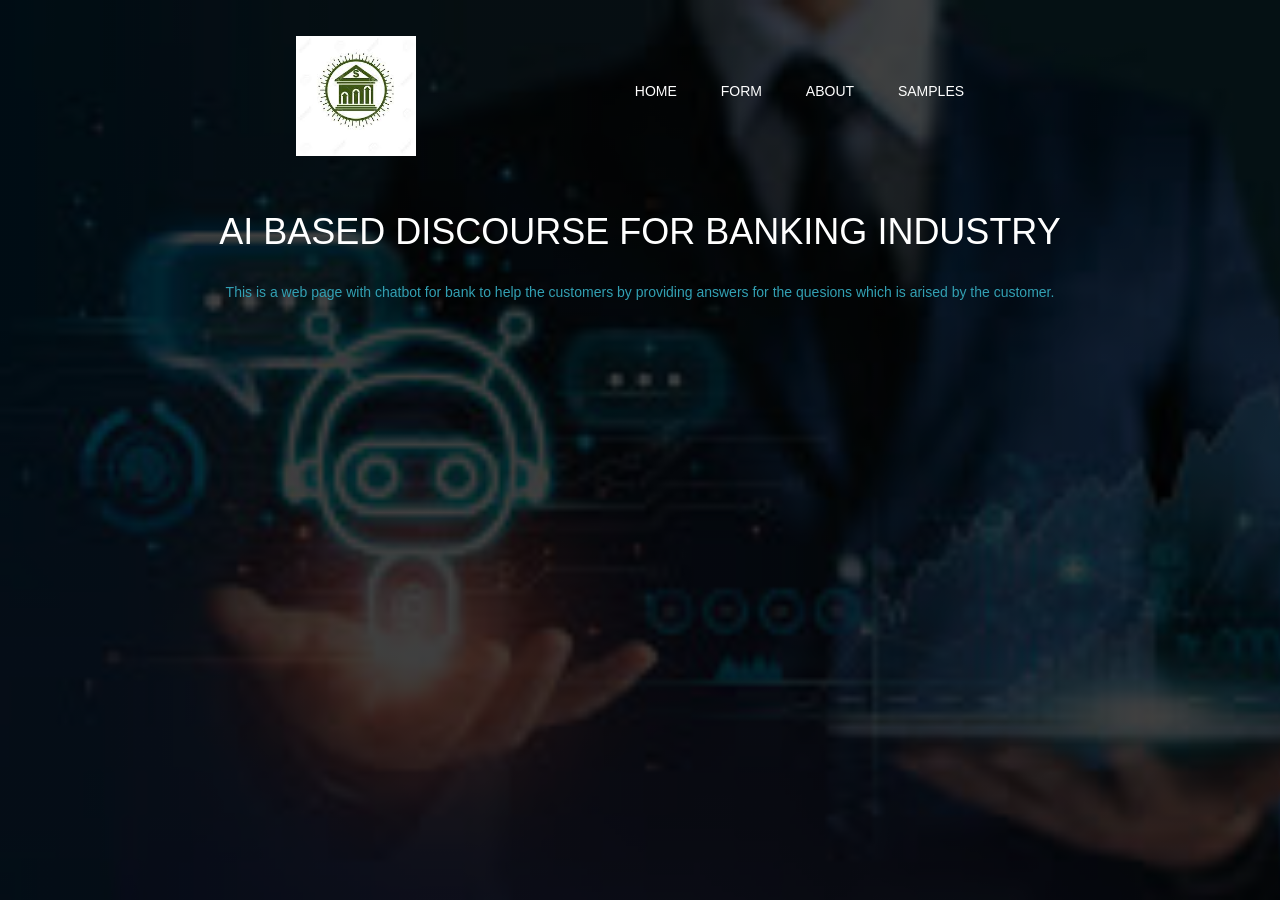
<file: IBMPROJECT/Source code/index.html>
<html>
    <head>
    <title>
        chatbot for bank
    </title>
    <link rel="stylesheet" href="https://cdn.jsdelivr.net/npm/bootstrap@4.0.0/dist/css/bootstrap.min.css" integrity="sha384-Gn5384xqQ1aoWXA+058RXPxPg6fy4IWvTNh0E263XmFcJlSAwiGgFAW/dAiS6JXm" crossorigin="anonymous">
    <link rel="stylesheet" href="https://maxcdn.bootstrapcdn.com/bootstrap/3.4.1/css/bootstrap.min.css">
    <link rel="stylesheet" href="style.css">
 
</head>
<body>
    <script>
        window.watsonAssistantChatOptions = {
          integrationID: "8d325c4b-c3b5-44cc-801f-d98da9e670b4", // The ID of this integration.
          region: "us-south", // The region your integration is hosted in.
          serviceInstanceID: "bdb353f8-5ba4-492a-94c1-64f2a5633c5b", // The ID of your service instance.
          onLoad: function(instance) { instance.render(); }
        };
        setTimeout(function(){
          const t=document.createElement('script');
          t.src="https://web-chat.global.assistant.watson.appdomain.cloud/versions/" + (window.watsonAssistantChatOptions.clientVersion || 'latest') + "/WatsonAssistantChatEntry.js";
          document.head.appendChild(t);
        });
      </script>




    <div class="banner">
        <div class="navbar">
            <img src="logo.png" class="logo">
            <ul>
                <li><a href="about.html">Home</a></li>
                <li><a href="home.html">Form</a></li>
                <li><a href="services.html">About</a></li>
                <li><a href="faq.html">Samples</a></li>
            </ul>
        </div>
    
    <div>
        <h1 class="para">AI BASED DISCOURSE FOR BANKING INDUSTRY</h1>
        <P class="pages"> This is a web page with chatbot for bank to help the customers by providing answers for the quesions which is arised by the customer.</P>
    </div>
    </div>
</body>
</html>
</file>
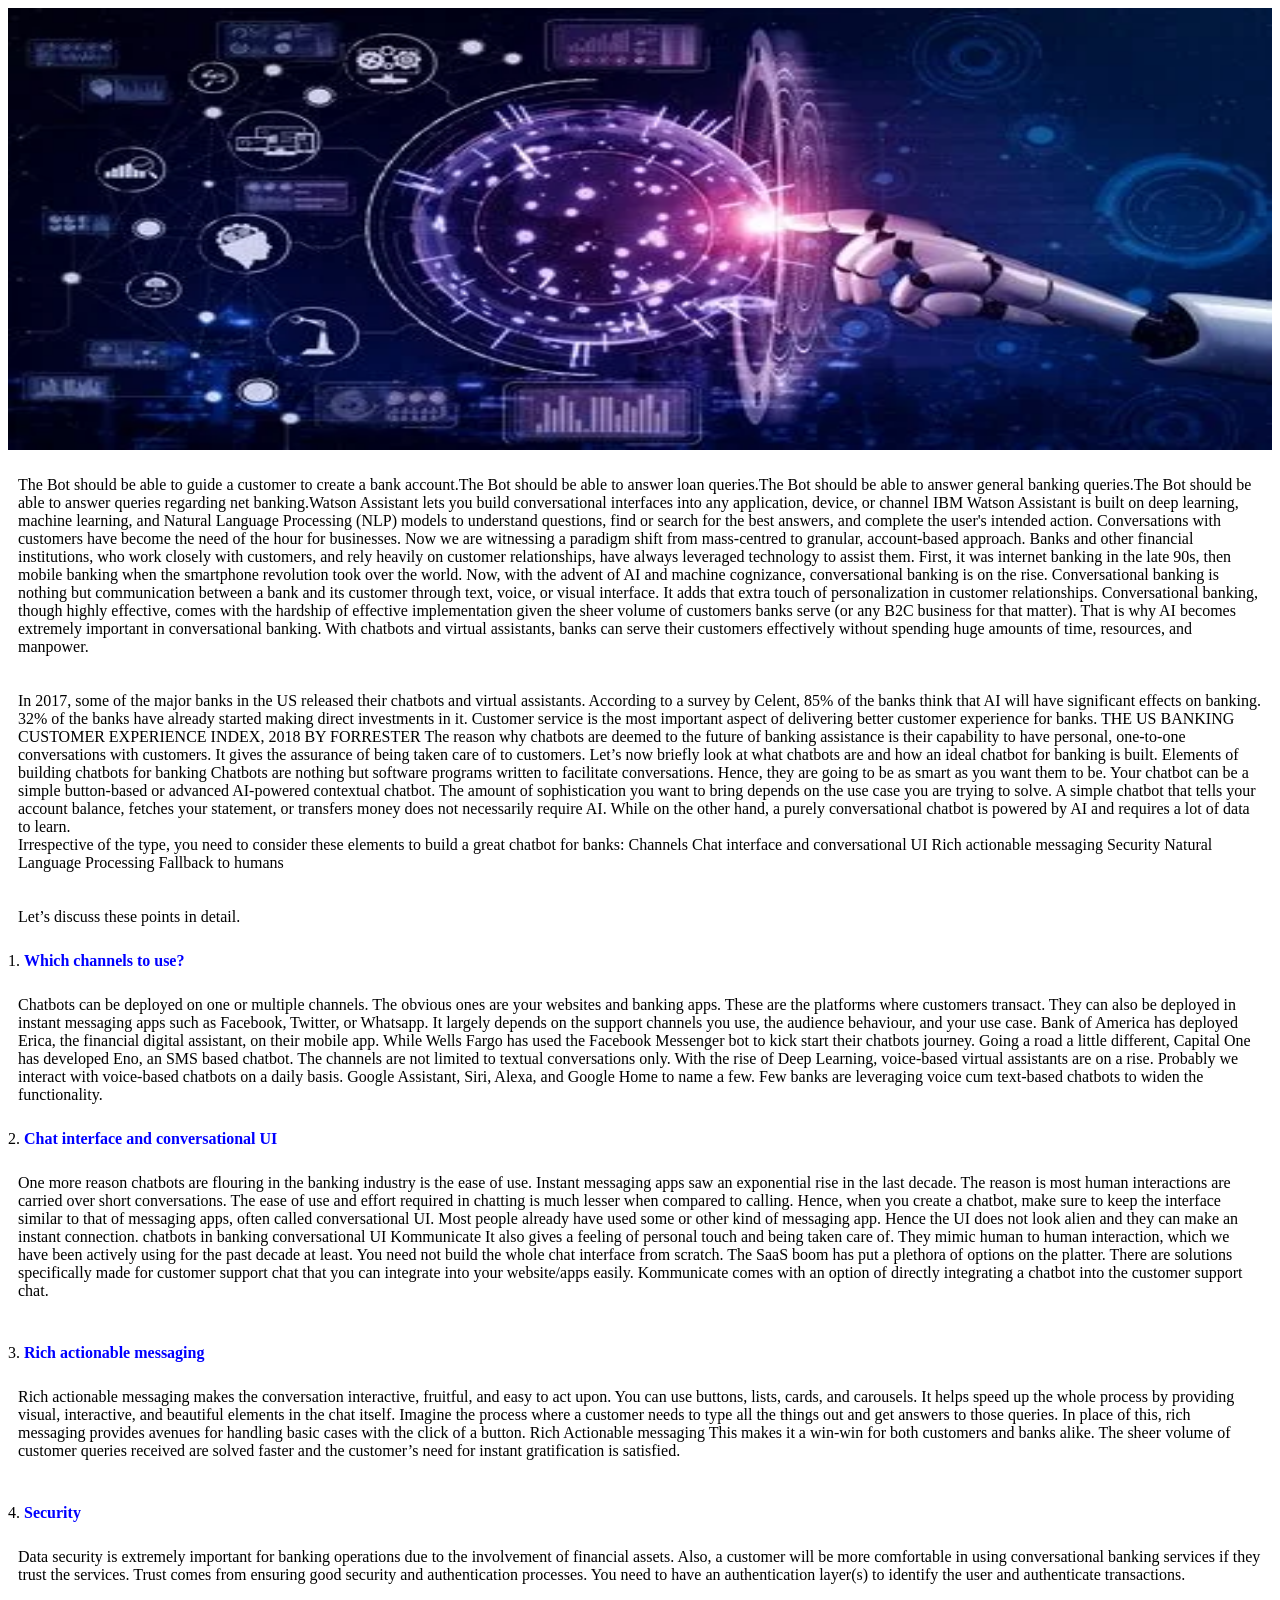
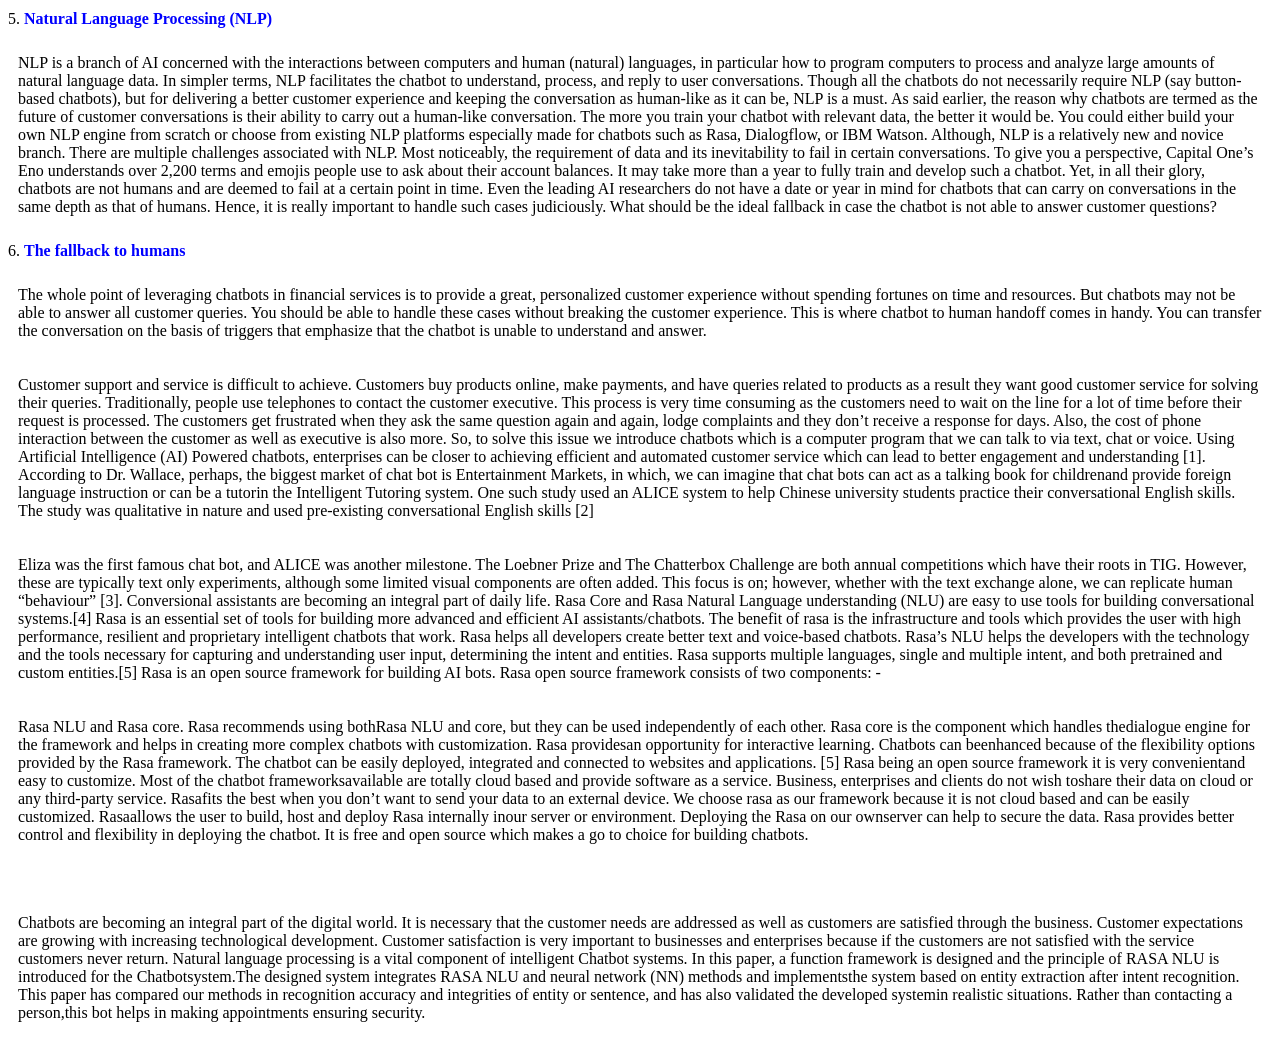
<file: IBMPROJECT/Source code/about.html>
<htmL>
    <style>
        .image{
            width: 100%;
            height: 50%;
        }
        p{
            padding: 10px;
        }
    </style>
    <body>
        <img src="img.jpg" alt="bank image" class="image">
        <div class="para">
        <p>The Bot should be able to guide a customer to create a bank account.The Bot should be able to answer loan queries.The Bot should be able to answer general banking queries.The Bot should be able to answer queries regarding net banking.Watson Assistant lets you build conversational interfaces into any application, device, or channel
            IBM Watson Assistant is built on deep learning, machine learning, and Natural Language Processing (NLP) models to understand questions, find or search for the best answers, and complete the user's intended action.
        
        Conversations with customers have become the need of the hour for businesses. Now we are witnessing a paradigm shift from mass-centred to granular, account-based approach.

Banks and other financial institutions, who work closely with customers, and rely heavily on customer relationships, have always leveraged technology to assist them.

First, it was internet banking in the late 90s, then mobile banking when the smartphone revolution took over the world. Now, with the advent of AI and machine cognizance, conversational banking is on the rise.

Conversational banking is nothing but communication between a bank and its customer through text, voice, or visual interface. It adds that extra touch of personalization in customer relationships.

Conversational banking, though highly effective, comes with the hardship of effective implementation given the sheer volume of customers banks serve (or any B2C business for that matter).

That is why AI becomes extremely important in conversational banking. With chatbots and virtual assistants, banks can serve their customers effectively without spending huge amounts of time, resources, and manpower.

<br></p><p>
In 2017, some of the major banks in the US released their chatbots and virtual assistants. 
According to a survey by Celent, 85% of the banks think that AI will have significant effects on banking. 32% of the banks have already started making direct investments in it.

Customer service is the most important aspect of delivering better customer experience for banks.

THE US BANKING CUSTOMER EXPERIENCE INDEX, 2018 BY FORRESTER
The reason why chatbots are deemed to the future of banking assistance is their capability to have personal, one-to-one conversations with customers. It gives the assurance of being taken care of to customers.

Let’s now briefly look at what chatbots are and how an ideal chatbot for banking is built.

Elements of building chatbots for banking
Chatbots are nothing but software programs written to facilitate conversations. Hence, they are going to be as smart as you want them to be.

Your chatbot can be a simple button-based or advanced AI-powered contextual chatbot. The amount of sophistication you want to bring depends on the use case you are trying to solve.

A simple chatbot that tells your account balance, fetches your statement, or transfers money does not necessarily require AI. While on the other hand, a purely conversational chatbot is powered by AI and requires a lot of data to learn.

<br>Irrespective of the type, you need to consider these elements to build a great chatbot for banks:

Channels
Chat interface and conversational UI
Rich actionable messaging
Security
Natural Language Processing
Fallback to humans</p>
<p>
Let’s discuss these points in detail.<br></p>


1. <b style="color: blue;">Which channels to use?</b><p>
Chatbots can be deployed on one or multiple channels. The obvious ones are your websites and banking apps. These are the platforms where customers transact. They can also be deployed in instant messaging apps such as Facebook, Twitter, or Whatsapp.

It largely depends on the support channels you use, the audience behaviour, and your use case.

Bank of America has deployed Erica, the financial digital assistant, on their mobile app. While Wells Fargo has used the Facebook Messenger bot to kick start their chatbots journey. Going a road a little different, Capital One has developed Eno, an SMS based chatbot.

The channels are not limited to textual conversations only. With the rise of Deep Learning, voice-based virtual assistants are on a rise. Probably we interact with voice-based chatbots on a daily basis. Google Assistant, Siri, Alexa, and Google Home to name a few. Few banks are leveraging voice cum text-based chatbots to widen the functionality.<br></p>

2. <b style="color: blue;">Chat interface and conversational UI</b><p>
One more reason chatbots are flouring in the banking industry is the ease of use. Instant messaging apps saw an exponential rise in the last decade.

The reason is  most human interactions are carried over short conversations. The ease of use and effort required in chatting is much lesser when compared to calling.

Hence, when you create a chatbot, make sure to keep the interface similar to that of messaging apps, often called conversational UI. Most people already have used some or other kind of messaging app. Hence the UI does not look alien and they can make an instant connection.

chatbots in banking conversational UI Kommunicate 
It also gives a feeling of personal touch and being taken care of. They mimic human to human interaction, which we have been actively using for the past decade at least.

You need not build the whole chat interface from scratch. The SaaS boom has put a plethora of options on the platter. There are solutions specifically made for customer support chat that you can integrate into your website/apps easily. Kommunicate comes with an option of directly integrating a chatbot into the customer support chat.
</p><br>
3.<b style="color: blue;"> Rich actionable messaging</b><p>
Rich actionable messaging makes the conversation interactive, fruitful, and easy to act upon. You can use buttons, lists, cards, and carousels. It helps speed up the whole process by providing visual, interactive, and beautiful elements in the chat itself.

Imagine the process where a customer needs to type all the things out and get answers to those queries. In place of this, rich messaging provides avenues for handling basic cases with the click of a button.

Rich Actionable messaging
This makes it a win-win for both customers and banks alike. The sheer volume of customer queries received are solved faster and the customer’s need for instant gratification is satisfied.
</p><br>
4. <b style="color: blue;">Security</b><p>
Data security is extremely important for banking operations due to the involvement of financial assets. Also, a customer will be more comfortable in using conversational banking services if they trust the services.

Trust comes from ensuring good security and authentication processes. You need to have an authentication layer(s) to identify the user and authenticate transactions.
<br></p>
5.<b style="color: blue;"> Natural Language Processing (NLP)</b><p>
NLP is a branch of AI concerned with the interactions between computers and human (natural) languages, in particular how to program computers to process and analyze large amounts of natural language data.

In simpler terms, NLP facilitates the chatbot to understand, process, and reply to user conversations.

Though all the chatbots do not necessarily require NLP (say button-based chatbots), but for delivering a better customer experience and keeping the conversation as human-like as it can be, NLP is a must.

As said earlier, the reason why chatbots are termed as the future of customer conversations is their ability to carry out a human-like conversation. The more you train your chatbot with relevant data, the better it would be.

You could either build your own NLP engine from scratch or choose from existing NLP platforms especially made for chatbots such as Rasa, Dialogflow, or IBM Watson.

Although, NLP is a relatively new and novice branch. There are multiple challenges associated with NLP. Most noticeably, the requirement of data and its inevitability to fail in certain conversations.

To give you a perspective, Capital One’s Eno understands over 2,200 terms and emojis people use to ask about their account balances. It may take more than a year to fully train and develop such a chatbot. Yet, in all their glory, chatbots are not humans and are deemed to fail at a certain point in time.

Even the leading AI researchers do not have a date or year in mind for chatbots that can carry on conversations in the same depth as that of humans. Hence, it is really important to handle such cases judiciously. What should be the ideal fallback in case the chatbot is not able to answer customer questions?
<br></p>
6. <b style="color: blue;">The fallback to humans</b><p>
The whole point of leveraging chatbots in financial services is to provide a great, personalized customer experience without spending fortunes on time and resources. But chatbots may not be able to answer all customer queries.

You should be able to handle these cases without breaking the customer experience. This is where chatbot to human handoff comes in handy. You can transfer the conversation on the basis of triggers that emphasize that the chatbot is unable to understand and answer.
</p>      
<p>
    Customer support and service is difficult to achieve. Customers buy products online, make payments, and have
queries related to products as a result they want good customer service for solving their queries. Traditionally,
people use telephones to contact the customer executive. This process is very time consuming as the customers
need to wait on the line for a lot of time before their request is processed. The customers get frustrated when they
ask the same question again and again, lodge complaints and they don’t receive a response for days. Also, the cost
of phone interaction between the customer as well as executive is also more. So, to solve this issue we introduce
chatbots which is a computer program that we can talk to via text, chat or voice. Using Artificial Intelligence (AI)
Powered chatbots, enterprises can be closer to achieving efficient and automated customer service which can
lead to better engagement and understanding [1].
According to Dr. Wallace, perhaps, the biggest market of chat bot is Entertainment Markets, in which, we can
imagine that chat bots can act as a talking book for childrenand provide foreign language instruction or can be a
tutorin the Intelligent Tutoring system. One such study used an ALICE system to help Chinese university students
practice their conversational English skills. The study was qualitative in nature and used pre-existing
conversational English skills [2]</p><p>
Eliza was the first famous chat bot, and ALICE was another milestone. The Loebner Prize and The Chatterbox
Challenge are both annual competitions which have their roots in TIG. However, these are typically text only
experiments, although some limited visual components are often added. This focus is on; however, whether with
the text exchange alone, we can replicate human “behaviour” [3].
Conversional assistants are becoming an integral part of daily life. Rasa Core and Rasa Natural Language
understanding (NLU) are easy to use tools for building conversational systems.[4]
Rasa is an essential set of tools for building more advanced and efficient AI assistants/chatbots. The benefit
of rasa is the infrastructure and tools which provides the user with high performance, resilient and proprietary
intelligent chatbots that work. Rasa helps all developers create better text and voice-based chatbots. Rasa’s NLU
helps the developers with the technology and the tools necessary for capturing and understanding user input,
determining the intent and entities. Rasa supports multiple languages, single and multiple intent, and both pretrained and custom entities.[5]
Rasa is an open source framework for building AI bots. Rasa open source framework consists of two
components: -</p><p>
Rasa NLU and Rasa core. Rasa recommends using bothRasa NLU and core, but they can be used
independently of each other. Rasa core is the component which handles thedialogue engine for the framework
and helps in creating more complex chatbots with customization. Rasa providesan opportunity for interactive
learning. Chatbots can beenhanced because of the flexibility options provided by the Rasa framework. The
chatbot can be easily deployed, integrated and connected to websites and applications. [5] Rasa being an open
source framework it is very convenientand easy to customize. Most of the chatbot frameworksavailable are
totally cloud based and provide software as a service. Business, enterprises and clients do not wish toshare their
data on cloud or any third-party service. Rasafits the best when you don’t want to send your data to an
external device. We choose rasa as our framework because it is not cloud based and can be easily customized.
Rasaallows the user to build, host and deploy Rasa internally inour server or environment. Deploying the Rasa on
our ownserver can help to secure the data. Rasa provides better control and flexibility in deploying the
chatbot. It is free and open source which makes a go to choice for building chatbots.
</p>  <br> 
<p>
    Chatbots are becoming an integral part of the digital world. It is necessary that the customer needs are
addressed as well as customers are satisfied through the business. Customer expectations are growing with
increasing technological development. Customer satisfaction is very important to businesses and enterprises
because if the customers are not satisfied with the service customers never return.
Natural language processing is a vital component of intelligent Chatbot systems. In this paper, a function
framework is designed and the principle of RASA NLU is introduced for the Chatbotsystem.The designed system
integrates RASA NLU and neural network (NN) methods and implementsthe system based on entity extraction
after intent recognition. This paper has compared our methods in recognition accuracy and integrities of entity or
sentence, and has also validated the developed systemin realistic situations. Rather than contacting a person,this
bot helps in making appointments ensuring security.
</p>
</div>
    </body>
</htmL>
</file>
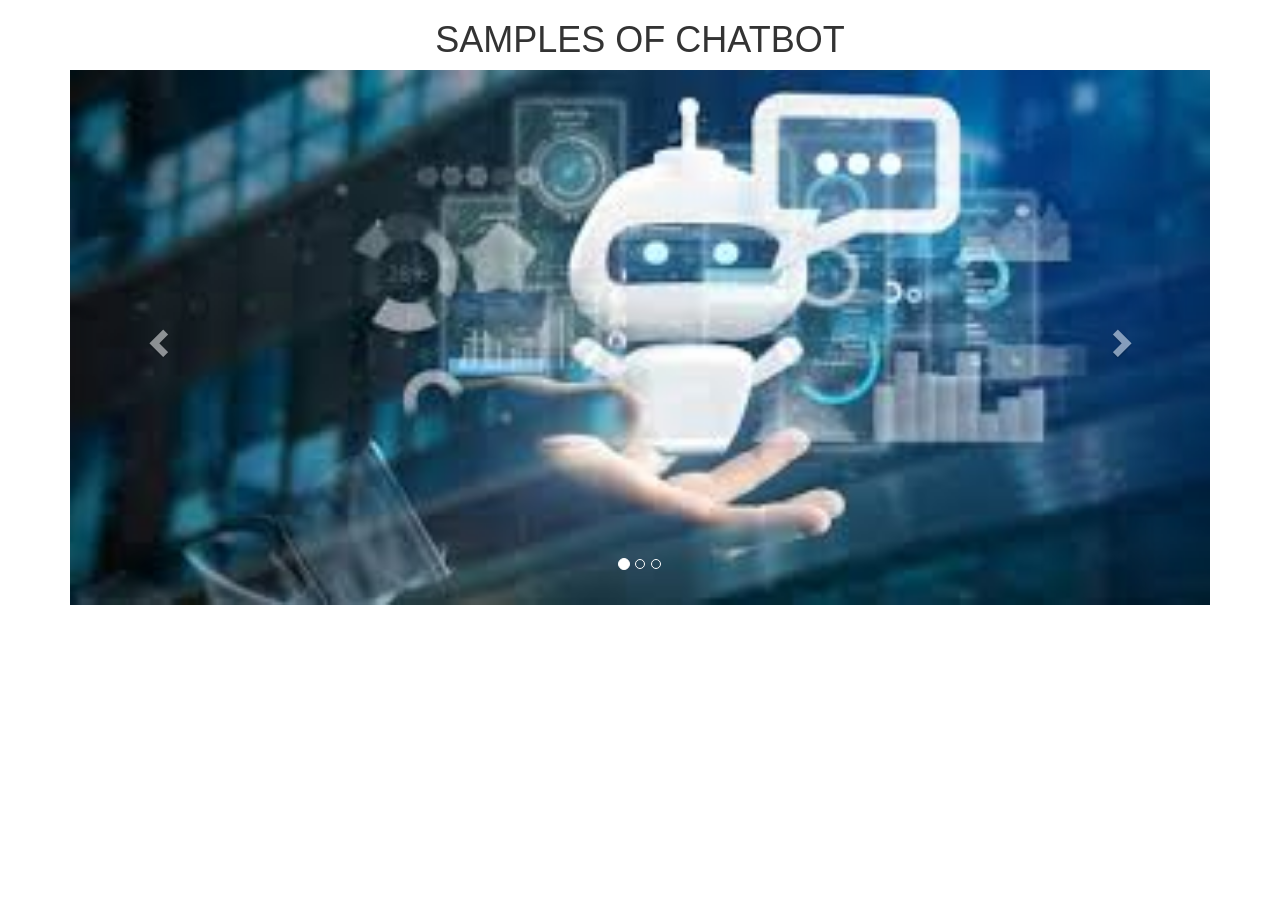
<file: IBMPROJECT/Source code/faq.html>
<!DOCTYPE html>
<html lang="en">
<head>
  <title>Bootstrap Example</title>
  <meta charset="utf-8">
  <meta name="viewport" content="width=device-width, initial-scale=1">
  <link rel="stylesheet" href="https://maxcdn.bootstrapcdn.com/bootstrap/3.4.1/css/bootstrap.min.css">
  <script src="https://ajax.googleapis.com/ajax/libs/jquery/3.6.0/jquery.min.js"></script>
  <script src="https://maxcdn.bootstrapcdn.com/bootstrap/3.4.1/js/bootstrap.min.js"></script>
</head>
<body>

<div class="container">
  <h1 style="text-align: center;">SAMPLES OF CHATBOT</h1>  
  <div id="myCarousel" class="carousel slide" data-ride="carousel">
    <!-- Indicators -->
    <ol class="carousel-indicators">
      <li data-target="#myCarousel" data-slide-to="0" class="active"></li>
      <li data-target="#myCarousel" data-slide-to="1"></li>
      <li data-target="#myCarousel" data-slide-to="2"></li>
    </ol>

    <!-- Wrapper for slides -->
    <div class="carousel-inner">
      <div class="item active">
        <img src="pic.jpg" alt="Los Angeles" style="width:100%;">
      </div>

      <div class="item">
        <img src="vanu.jpg" alt="Chicago" style="width:100%;">
      </div>
    
      <div class="item">
        <img src="van.jpg" alt="New york" style="width:100%;">
      </div>
    </div>

    <!-- Left and right controls -->
    <a class="left carousel-control" href="#myCarousel" data-slide="prev">
      <span class="glyphicon glyphicon-chevron-left"></span>
      <span class="sr-only">Previous</span>
    </a>
    <a class="right carousel-control" href="#myCarousel" data-slide="next">
      <span class="glyphicon glyphicon-chevron-right"></span>
      <span class="sr-only">Next</span>
    </a>
  </div>
</div>

</body>
</html>
</file>
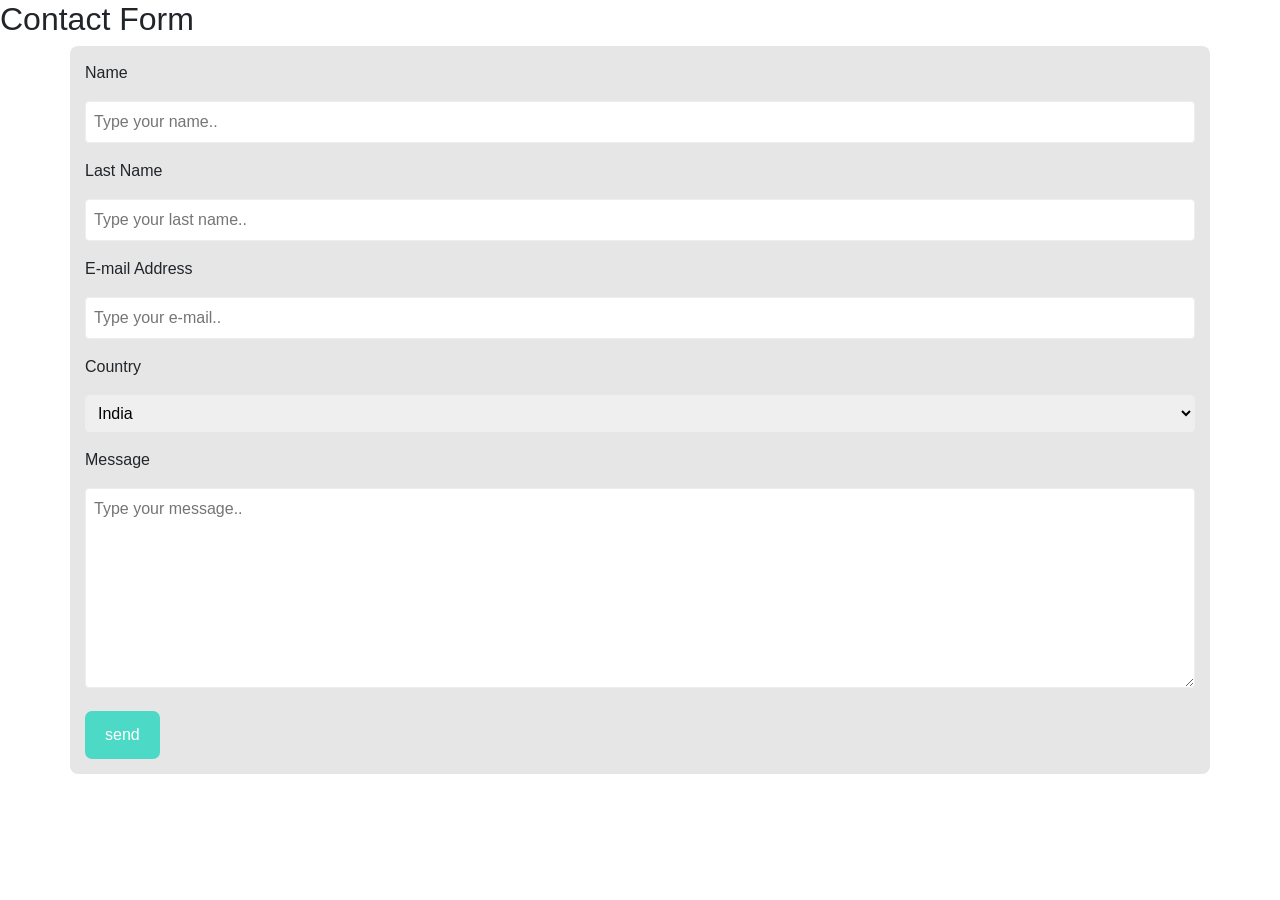
<file: IBMPROJECT/Source code/home.html>
<!DOCTYPE html>
<html>
  <head>
    <link rel="stylesheet" href="https://cdn.jsdelivr.net/npm/bootstrap@4.0.0/dist/css/bootstrap.min.css" integrity="sha384-Gn5384xqQ1aoWXA+058RXPxPg6fy4IWvTNh0E263XmFcJlSAwiGgFAW/dAiS6JXm" crossorigin="anonymous">
<link rel="stylesheet" href="style.css">

  </head>
  <head>
    <title>Title of the document</title>
    <style>
      body {
        font-family: Arial, Helvetica, sans-serif;
      }
      * {
        box-sizing: border-box;
      }
      input[type=text],
      select,
      textarea {
        width: 100%;
        padding: 8px;
        border: 1px solid #eeeeee;
        border-radius: 4px;
        box-sizing: border-box;
        margin-top: 8px;
        margin-bottom: 16px;
        resize: vertical;
      }
      input[type=submit] {
        background-color: #4cd9c6;
        color: #ffffff;
        padding: 12px 20px;
        border: none;
        border-radius: 7px;
        cursor: pointer;
      }
      input[type=submit]:hover {
        background-color: #6fe8d7;
      }
      .container {
        border-radius: 8px;
        background-color: #e6e6e6;
        padding: 15px;
      }
    </style>
  </head>
  <body>
    <h2>Contact Form</h2>
    <div class="container">
      <form action="/form/submit" method="POST">
        <label for="fname">Name</label>
        <input type="text" id="fname" name="name" placeholder="Type your name..">
        <label for="lname">Last Name</label>
        <input type="text" id="lname" name="surname" placeholder="Type your last name..">
        <label for="lname">E-mail Address</label>
        <input type="text" id="mail" name="e-mail" placeholder="Type your e-mail..">
        <label for="ci">Country</label>
        <select id="country" name="country">
          <option value="italy">India</option>
          <option value="spain">America</option>
          <option value="france">Dubaiz</option>
        </select>
        <label for="message">Message</label>
        <textarea id="message" name="message" placeholder="Type your message.." style="height:200px"></textarea>
        <input type="submit" value="send">
      </form>
    </div>
    <!--<body>
          <form class="needs-validation" novalidate>
      <div class="form-row">
        <div class="col-md-4 mb-3">
          <label for="validationCustom01">First name</label>
          <input type="text" class="form-control" id="validationCustom01" placeholder="First name"  required>
          <div class="valid-feedback">
            Looks good!
          </div>
        </div>
        <div class="col-md-4 mb-3">
          <label for="validationCustom02">Last name</label>
          <input type="text" class="form-control" id="validationCustom02" placeholder="Last name"  required>
          <div class="valid-feedback">
            Looks good!
          </div>
        </div>
        <div class="col-md-4 mb-3">
          <label for="validationCustomUsername">Username</label>
          <div class="input-group">
            <div class="input-group-prepend">
              <span class="input-group-text" id="inputGroupPrepend">@</span>
            </div>
            <input type="text" class="form-control" id="validationCustomUsername" placeholder="Username" aria-describedby="inputGroupPrepend" required>
            <div class="invalid-feedback">
              Please choose a username.
            </div>
          </div>
        </div>
      </div>
      <div class="form-row">
        <div class="col-md-6 mb-3">
          <label for="validationCustom03">City</label>
          <input type="text" class="form-control" id="validationCustom03" placeholder="City" required>
          <div class="invalid-feedback">
            Please provide a valid city.
          </div>
        </div>
        <div class="col-md-3 mb-3">
          <label for="validationCustom04">State</label>
          <input type="text" class="form-control" id="validationCustom04" placeholder="State" required>
          <div class="invalid-feedback">
            Please provide a valid state.
          </div>
        </div>
        <div class="col-md-3 mb-3">
          <label for="validationCustom05">Zip</label>
          <input type="text" class="form-control" id="validationCustom05" placeholder="Zip" required>
          <div class="invalid-feedback">
            Please provide a valid zip.
          </div>
        </div>
      </div>
      <div class="form-group">
        <div class="form-check">
          <input class="form-check-input" type="checkbox" value="" id="invalidCheck" required>
          <label class="form-check-label" for="invalidCheck">
            Agree to terms and conditions
          </label>
          <div class="invalid-feedback">
            You must agree before submitting.
          </div>
        </div>
      </div>
      <button class="btn btn-primary" type="submit">Submit form</button>
    </form>
    
    <script>
    // Example starter JavaScript for disabling form submissions if there are invalid fields
    (function() {
      'use strict';
      window.addEventListener('load', function() {
        // Fetch all the forms we want to apply custom Bootstrap validation styles to
        var forms = document.getElementsByClassName('needs-validation');
        // Loop over them and prevent submission
        var validation = Array.prototype.filter.call(forms, function(form) {
          form.addEventListener('submit', function(event) {
            if (form.checkValidity() === false) {
              event.preventDefault();
              event.stopPropagation();
            }
            form.classList.add('was-validated');
          }, false);
        });
      }, false);
    })();
    </script>-->
  </body>
</html>
</file>
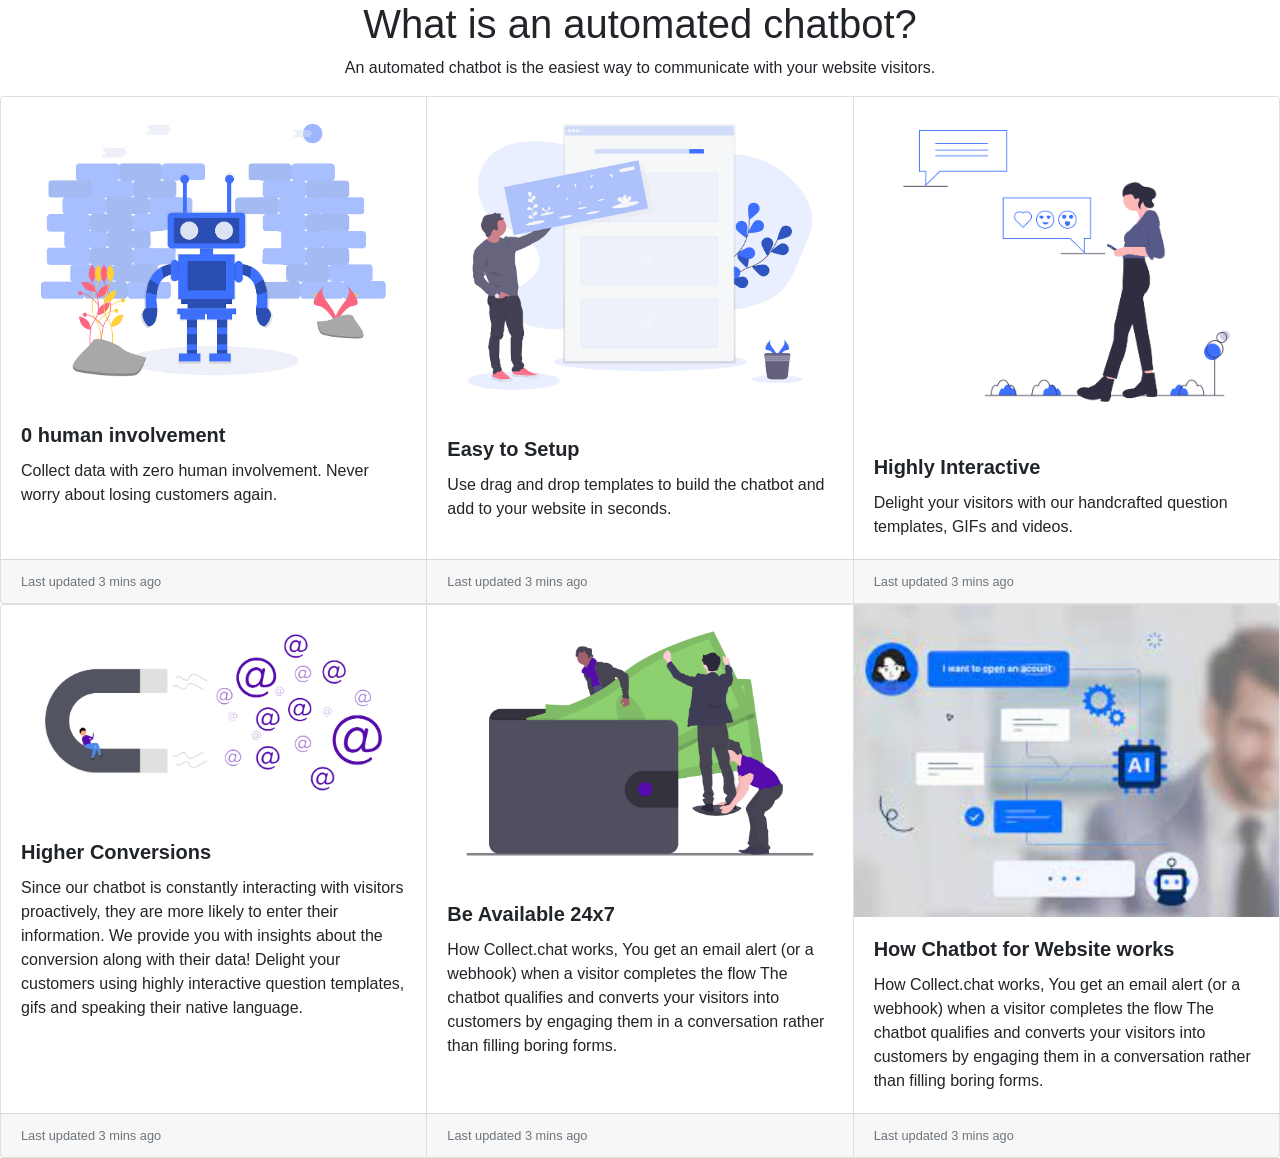
<file: IBMPROJECT/Source code/services.html>
<html>
    <head>
        <link rel="stylesheet" href="https://cdn.jsdelivr.net/npm/bootstrap@4.0.0/dist/css/bootstrap.min.css" integrity="sha384-Gn5384xqQ1aoWXA+058RXPxPg6fy4IWvTNh0E263XmFcJlSAwiGgFAW/dAiS6JXm" crossorigin="anonymous">
        <link rel="stylesheet" href="style.css">
    <style>
      

    </style></head>
    <body>
       <!---- <div class="col-lg-4">
            <img src="high.jpg" class="high">
            <p>
                <b> Delight Customers</b>
No matter how many customers you have, Collect.chat can take care of them all! Along with never-ending patience and politeness, Collect.chat will provide customers with a tailored experience each time they visit your website!

            </p>
        </div>

            <div class="col-lg-4">
            <p>
                <b> Be Available 24x7</b>
Collect.chat is always ready to answer any of your customers' questions. It doesn't need breaks, coffee breaks, or even lunch breaks! The Collect.chat bot will be with you all the time - day and night, weekday and weekend, all year round!
            </p>
        </div>


<div class="col-lg-6">
            <p>
                <b> Higher Conversions</b>
                Since our chatbot is constantly interacting with visitors proactively, they are more likely to enter their information. We provide you with insights about the conversion along with their data!
            </p></div>
            <div class="col-lg-6">
            <p >
                <b> Save on Acquisition</b>
                You'll save on acquisition costs as Collect.chat will cut down the time and money spent on sourcing for leads, which often leads to disappointed customers and wasted money.
            </p>
        </div>
        <div>
            <p>
               <b> How Chatbot for Website works</b>
How Collect.chat works, You get an email alert (or a webhook) when a visitor completes the flow
The chatbot qualifies and converts your visitors into customers by engaging them in a conversation rather than filling boring forms.
            </p>
        </div>
        <div>
            <p>
                <b>Power up your online presence</b>
                <div class="col-lg-3">
                    50%
Less spending on sales

                </div>
                <div class="col-lg-3">
                    24x7
Availability of business

                </div>
                <div class="col-lg-3">
                    3
Times more conversions

                </div>
                <div class="col-lg-3">
                    0
Effort on collecting data

                </div>

            </p>
        </div>-->

        <div>
          <h1 style="text-align: center;">
            What is an automated chatbot?
          </h1>
          <p style="text-align: center;">
            An automated chatbot is the easiest way to communicate with your website visitors.
          </p>
        <div class="card-group">
            <div class="card">
              <img class="card-img-top" src="automation.jpg" alt="Card image cap">
              <div class="card-body">
                <h5 class="card-title"><b> 0 human involvement</b></h5>

                    <p> 
                      Collect data with zero human involvement. Never worry about losing customers again.
                 </p>
              </div>
              <div class="card-footer">
                <small class="text-muted">Last updated 3 mins ago</small>
              </div>
            </div>
            <div class="card">
              <img class="card-img-top" src="setup.jpg" alt="Card image cap">
              <div class="card-body">
                <h5 class="card-title"> <b> Easy to Setup</b></h5>
                <p class="card-text">
                  Use drag and drop templates to build the chatbot and add to your website in seconds.</p>
              </div>
              <div class="card-footer">
                <small class="text-muted">Last updated 3 mins ago</small>
              </div>
            </div>
            <div class="card">
              <img class="card-img-top" src="love.jpg" alt="Card image cap">
              <div class="card-body">
                <h5 class="card-title"><b> Highly Interactive</b></h5>
                <p class="card-text">
                  Delight your visitors with our handcrafted question templates, GIFs and videos.</p>
              </div>
              <div class="card-footer">
                <small class="text-muted">Last updated 3 mins ago</small>
              </div>
            </div>
          </div>
          </div>
          
            <div class="card-group">
              <div class="card">
                <img class="card-img-top" src="high.jpg" alt="Card image cap">
                <div class="card-body">
                  <h5 class="card-title"><b> Higher Conversions</b></h5>
  
                      <p>Since our chatbot is constantly interacting with visitors proactively, they are more likely to enter their information. We provide you with insights about the conversion along with their data! Delight your customers using highly interactive question templates, gifs and speaking their native language.
                   </p>
                </div>
                <div class="card-footer">
                  <small class="text-muted">Last updated 3 mins ago</small>
                </div>
              </div>
              <div class="card">
                <img class="card-img-top" src="save.jpg" alt="Card image cap">
                <div class="card-body">
                  <h5 class="card-title"> <b> Be Available 24x7</b></h5>
                  <p class="card-text">How Collect.chat works, You get an email alert (or a webhook) when a visitor completes the flow
                      The chatbot qualifies and converts your visitors into customers by engaging them in a conversation rather than filling boring forms.</p>
                </div>
                <div class="card-footer">
                  <small class="text-muted">Last updated 3 mins ago</small>
                </div>
              </div>
              <div class="card">
                <img class="card-img-top" src="chat.jpg" alt="Card image cap">
                <div class="card-body">
                  <h5 class="card-title"><b> How Chatbot for Website works</b></h5>
                  <p class="card-text">How Collect.chat works, You get an email alert (or a webhook) when a visitor completes the flow
                      The chatbot qualifies and converts your visitors into customers by engaging them in a conversation rather than filling boring forms.</p>
                </div>
                <div class="card-footer">
                  <small class="text-muted">Last updated 3 mins ago</small>
                </div>
              </div>
            </div>
          
    </body>
</html>
</file>
<file: IBMPROJECT/Source code/style.css>
*{
    margin: 0;
    padding: 0;
    font-family: sans-serif;
}
.banner{
    width: 100%;
    height: 100vh;
    background-image: linear-gradient(rgba(0,0,0,0.75),rgba(0,0,0,0.75)),url(background.jpg);
    background-size: cover;
    background-position: center;
}  
.navbar{
    width: 85%;
    margin: auto;
    padding: 35px 0;
    display: flex;
    align-items: center;
    justify-content: space-between;
}
.logo{
    width: 120px;
    cursor: pointer;

}
.navbar ul li{
    list-style: none;
    display: inline-block;
    margin: 0 20px;
    position: relative;
 

}
.navbar ul li a{
    text-decoration: none;
    color: #fff;
    text-transform: uppercase;


}
.navbar ul li::after{
    content: '';
    height: 3px;
    width: 0;
    background: #009688;
    position: absolute;
    left: 0;
    bottom: -10px;
    transition: 0.5s;
}
.navbar ul li:hover::after{
    width: 100%;
}
.para{
    color: white;
    text-align: center;
}
.pages{
    text-align: center;
    color: rgb(50, 160, 179);
    padding: 20px;
}
button{
    width:200px;
    padding: 15px;
    text-align: center;
    margin: 20px 10px;
    border-radius: 25px;
    font-weight: bold;
    border: 2px solid #009688;
    background: transparent;
    color: #fff;
    cursor: pointer;
    position: relative;
    overflow: hidden;

}

.content{
    width: 100%;
    position: absolute;
    top: 50%;
    transform: translate(-50%);
    text-align: center;
    color: #fff;
}
.content h1{
    font-size: 70px;
    margin-top: 80px;
}
.content p{
    margin: 20px auto;
    font-weight: 25px;
}
</file>
